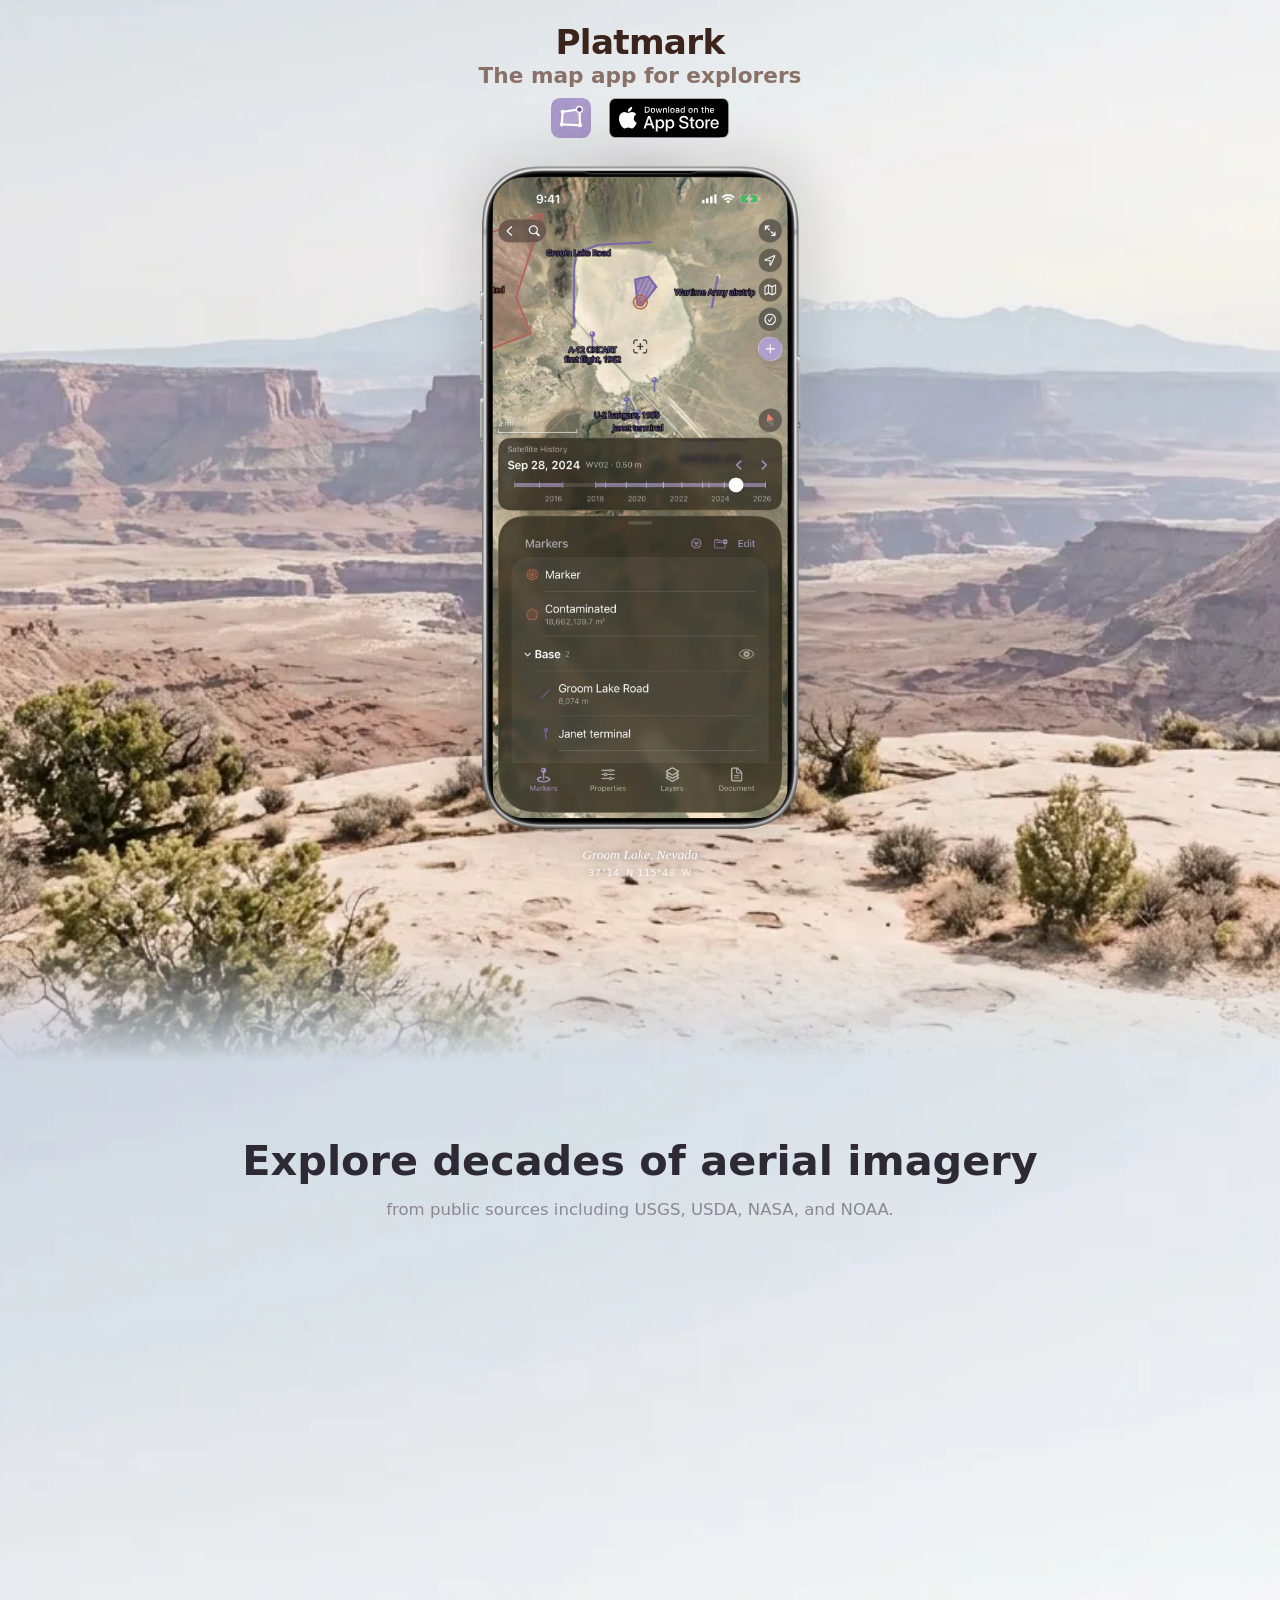
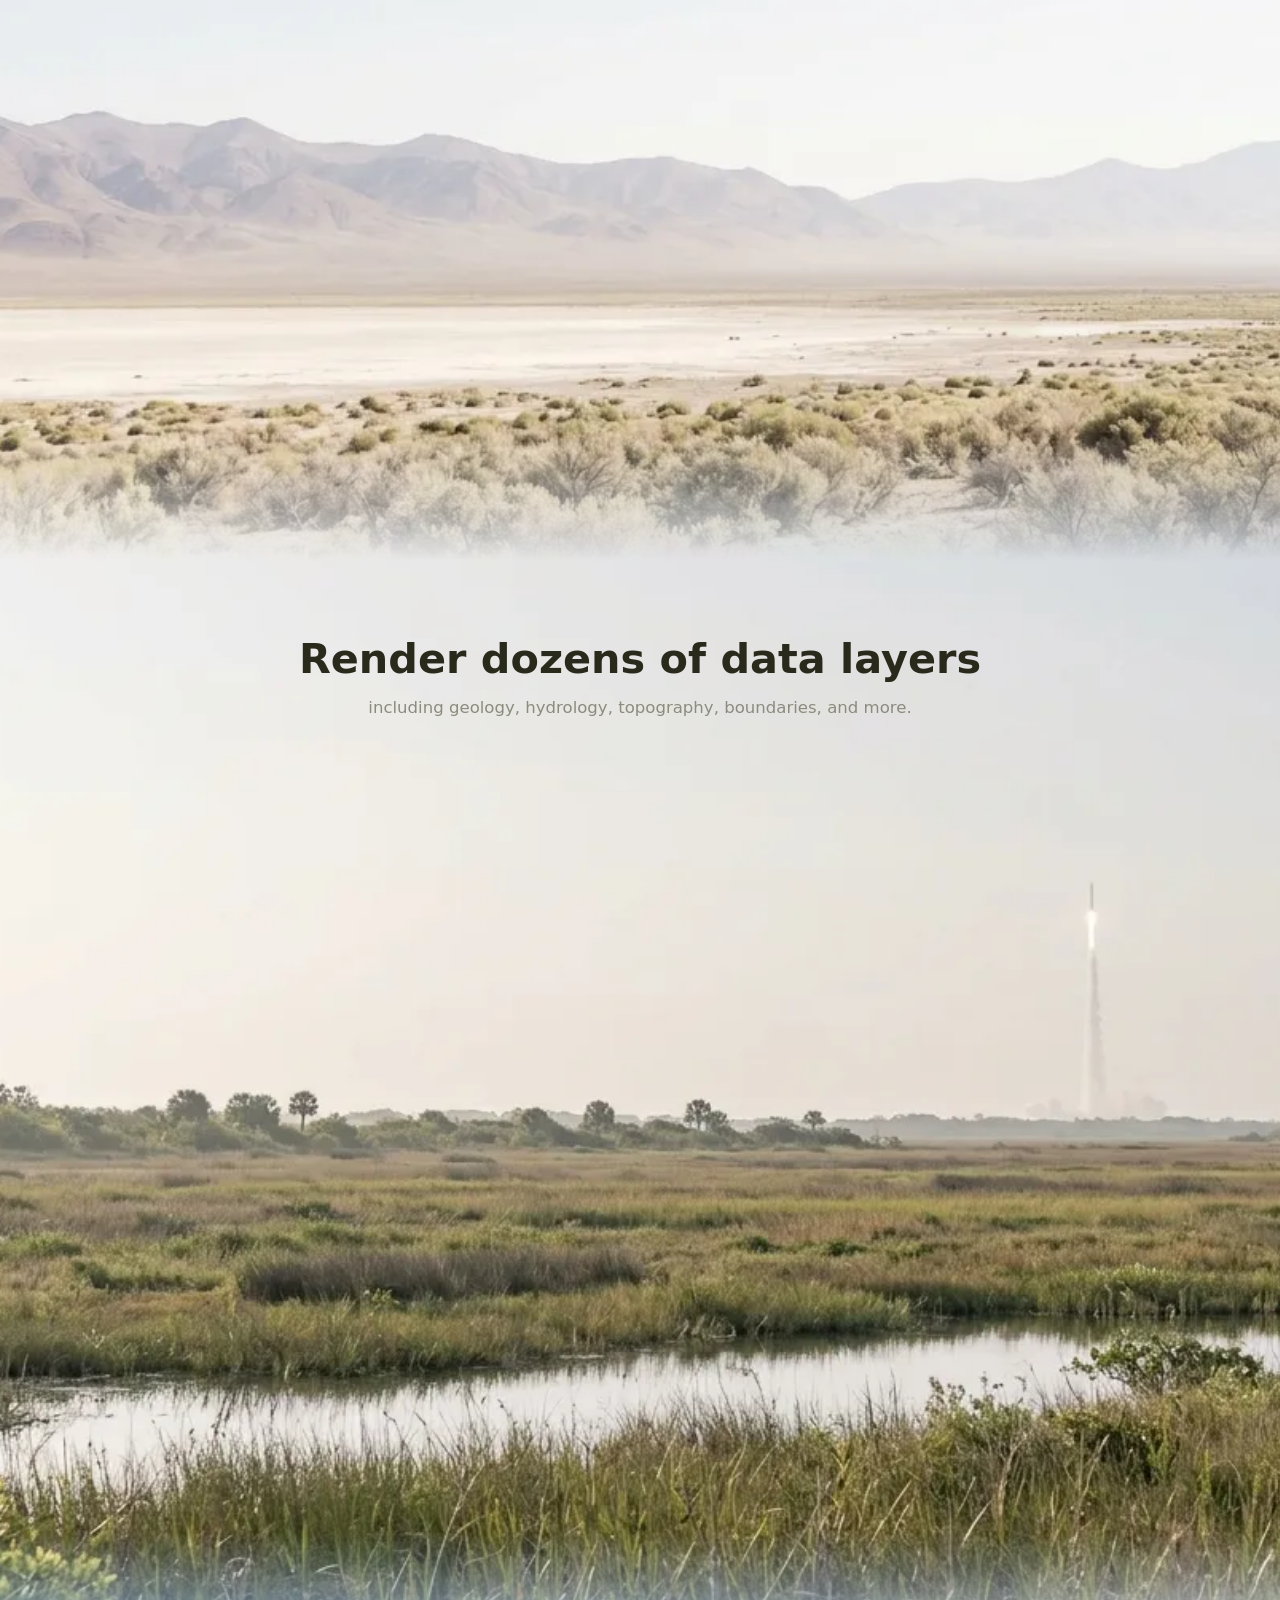
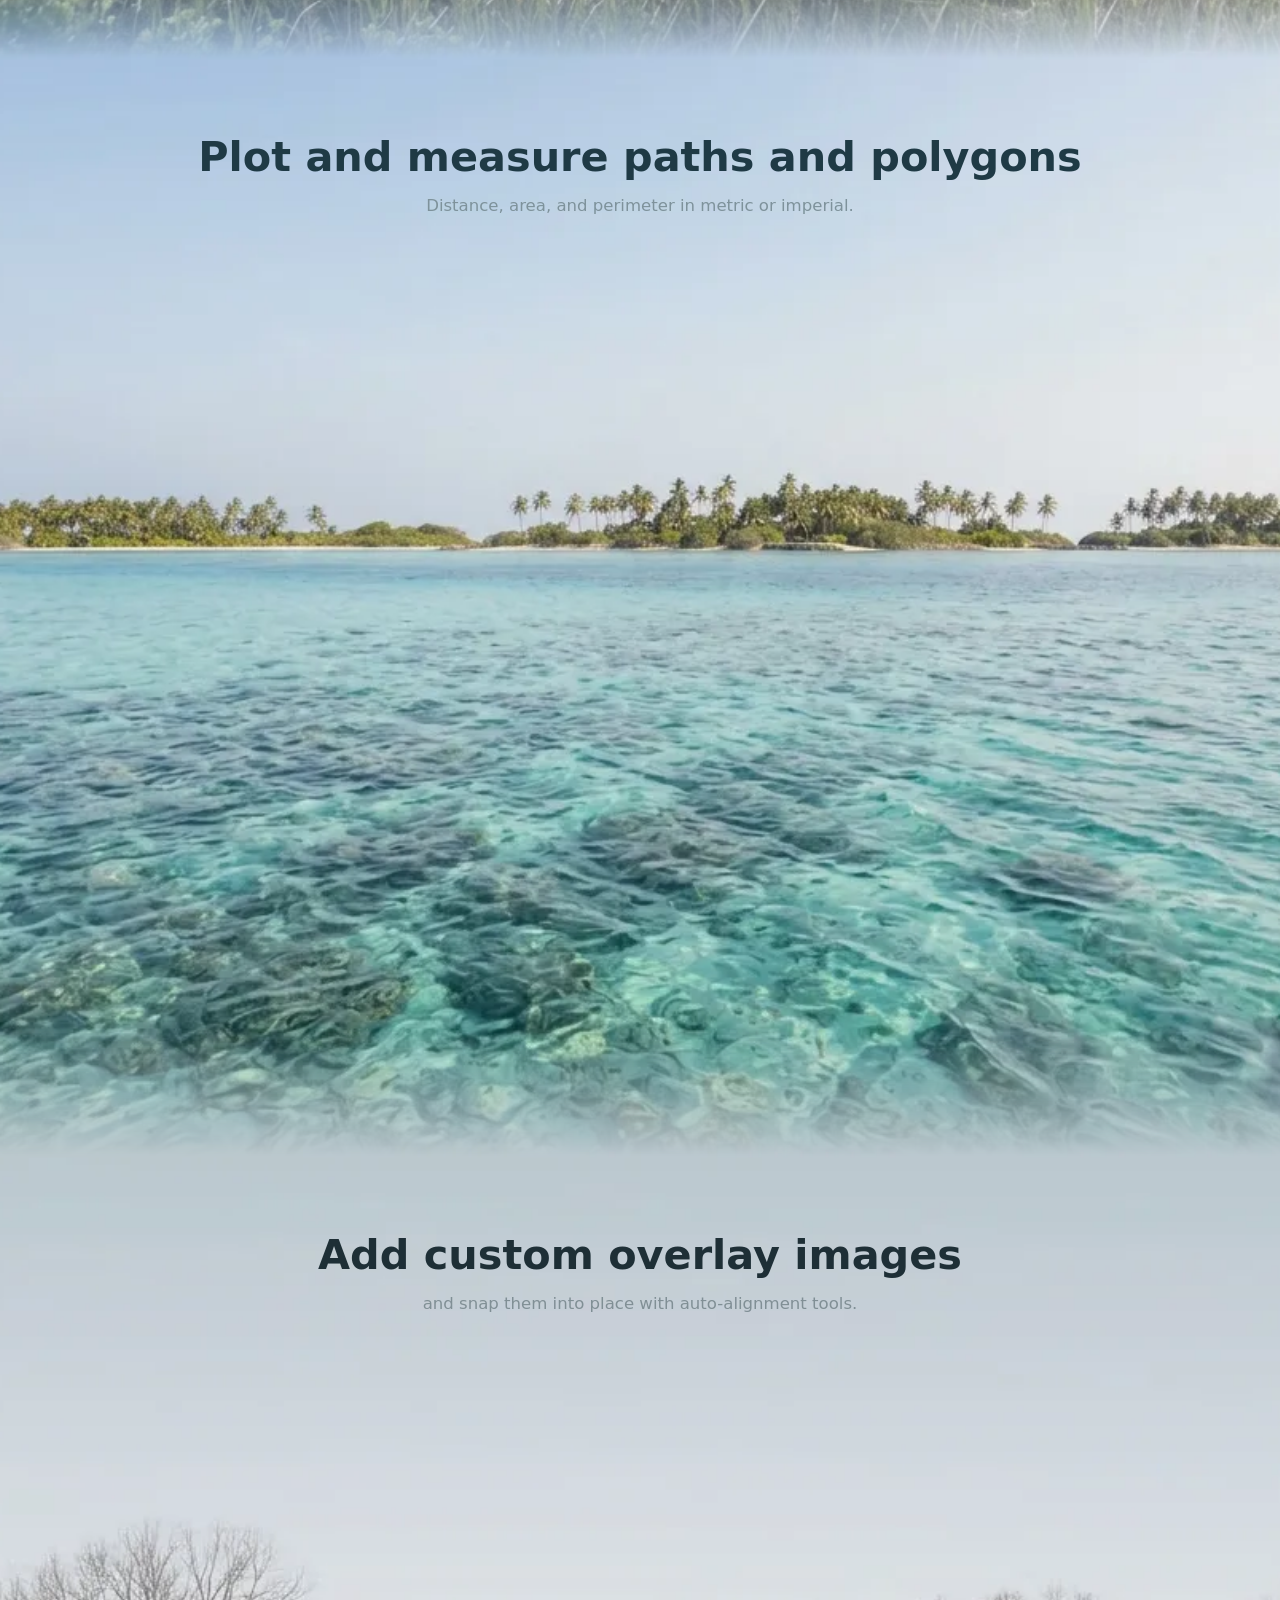
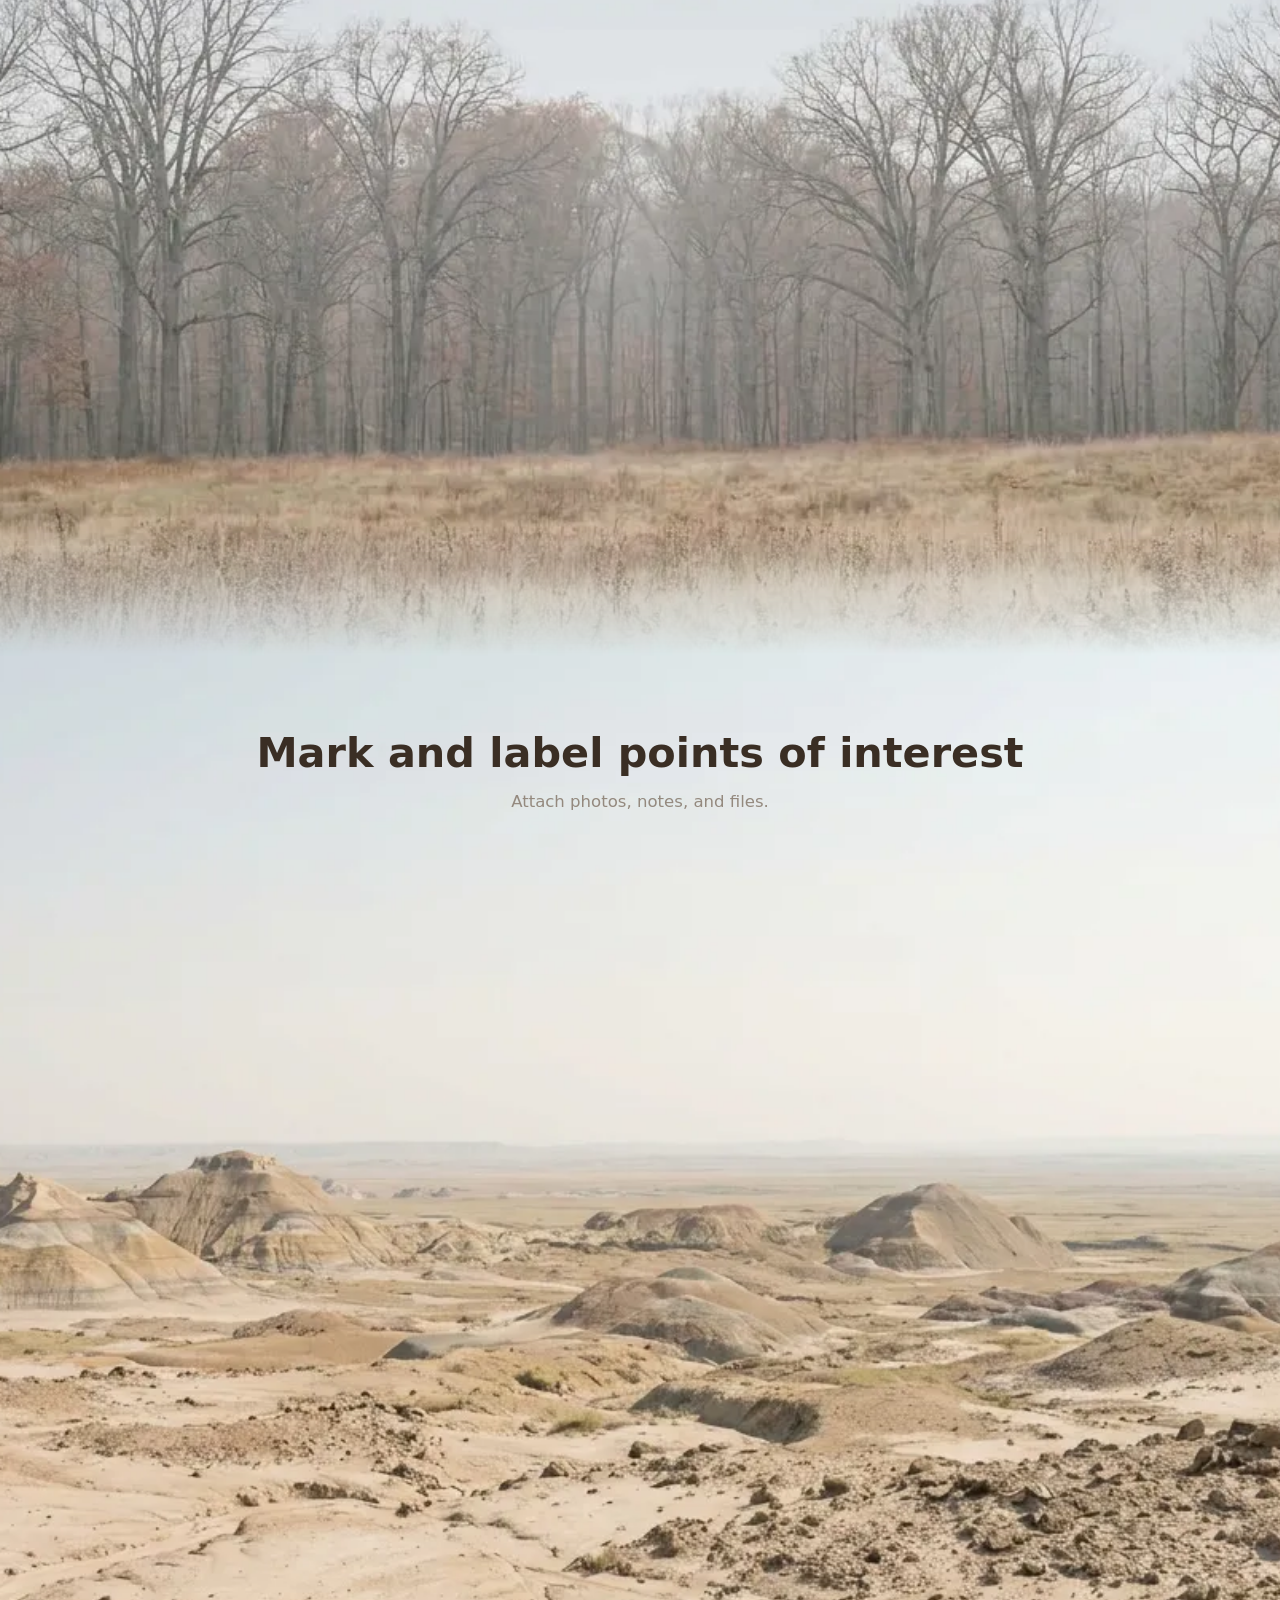
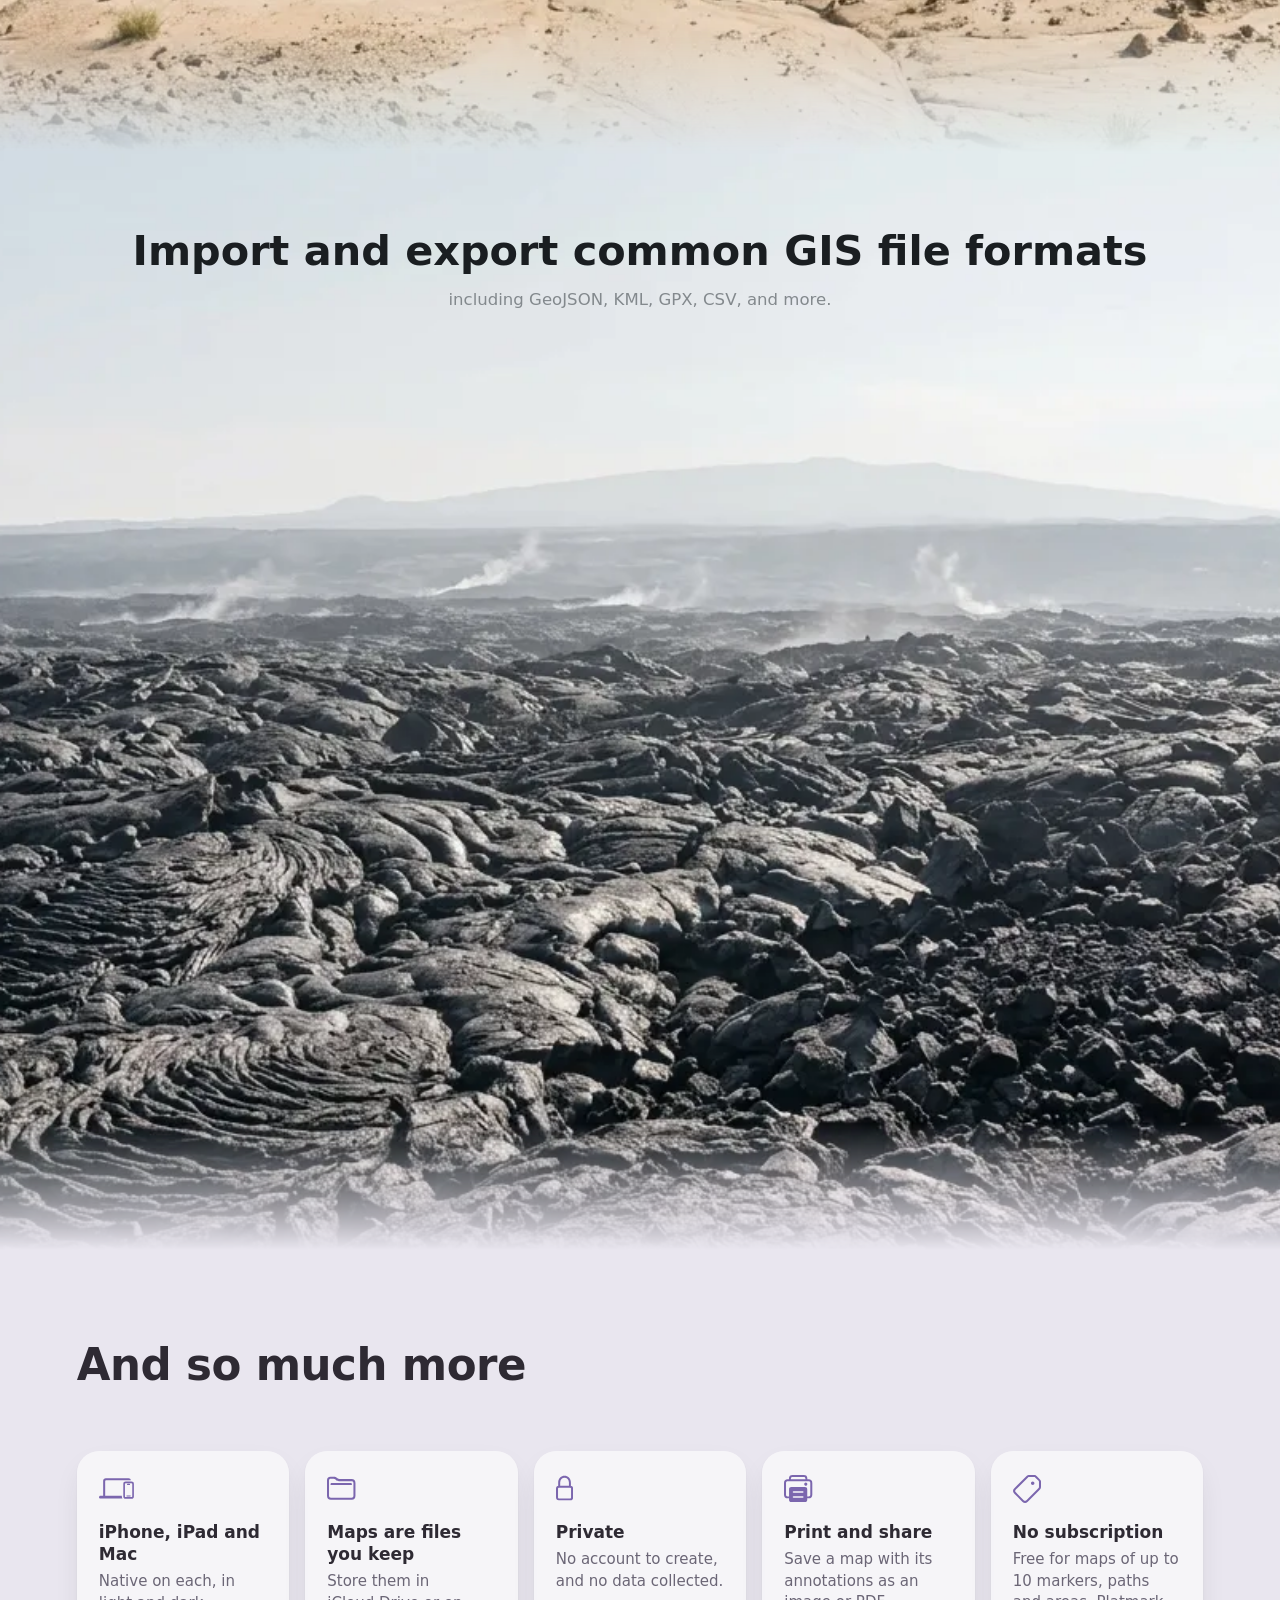
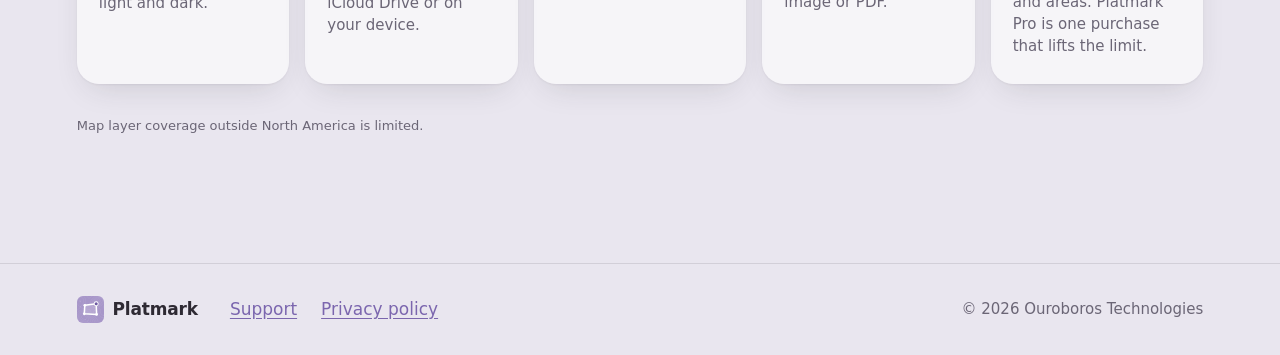
<file: index.html>
<!doctype html>
<html lang="en">
<head>
  <meta charset="utf-8">
  <meta name="viewport" content="width=device-width, initial-scale=1, viewport-fit=cover">
  <title>Platmark</title>
  <meta name="description" content="A map app for iPhone, iPad and Mac. Explore historical imagery, overlay data layers, draw and measure paths and areas, align old maps, and import and export GIS files.">
  <link rel="icon" href="images/icon.svg" type="image/svg+xml">
  <link rel="stylesheet" href="home.css">
</head>
<body>

<main>
  <div class="story">
    <div class="pin">
      <div class="stage">
        <div class="device">
          <img class="bezel-shadow" alt="" aria-hidden="true">
          <div class="screen">
            <img class="is-shown" data-scene="canyonlands" alt="A route to the Grand Detour in Canyonlands over 2022 satellite imagery and an old topographic map, with a lookout's notes and photo open.">
            <img data-scene="area-51" alt="Platmark showing Groom Lake, Nevada in 2024 satellite imagery, with labelled sites, a drawn area and a timeline of satellite history.">
            <img data-scene="kennedy-space-center" alt="A 1979 USGS topographic map of Cape Canaveral laid over the map, with the Layers panel open.">
            <img data-scene="bikini-atoll" alt="Drawing an area across Bikini Atoll, reading its perimeter, area and bearing as each point is added.">
            <img data-scene="glidden" alt="Placing an old hand-drawn survey of a Wisconsin forest over satellite imagery, ready to auto-align.">
            <img data-scene="badlands" alt="A dig site in the Montana badlands over a geology layer, with notes on a Triceratops find.">
            <img data-scene="kilauea" alt="The 2018 Kīlauea lava flows mapped as areas, with Import, Export Document and Export Map Image.">
          </div>
          <img class="bezel" alt="" aria-hidden="true">
          <button class="enlarge" aria-label="Enlarge screenshot"></button>
          <div class="plate">
            <p class="is-shown" data-scene="canyonlands"><span class="place">Island in the Sky, Utah</span><span class="coordinates">38°27′ N 109°47′ W</span></p>
            <p data-scene="area-51"><span class="place">Groom Lake, Nevada</span><span class="coordinates">37°14′ N 115°48′ W</span></p>
            <p data-scene="kennedy-space-center"><span class="place">Cape Canaveral, Florida</span><span class="coordinates">28°35′ N 80°38′ W</span></p>
            <p data-scene="bikini-atoll"><span class="place">Bikini Atoll, Marshall Islands</span><span class="coordinates">11°41′ N 165°27′ E</span></p>
            <p data-scene="glidden"><span class="place">Ashland, Wisconsin</span><span class="coordinates">46°11′ N 90°28′ W</span></p>
            <p data-scene="badlands"><span class="place">Hell Creek, Montana</span><span class="coordinates">47°31′ N 106°57′ W</span></p>
            <p data-scene="kilauea"><span class="place">Kīlauea, Hawaiʻi</span><span class="coordinates">19°29′ N 154°52′ W</span></p>
          </div>
        </div>
        <!-- Shows the visitor's own kind of device, iPhone unless it's an iPad, a Mac or an iPhone
             Duo. Inline and right here so the screenshots load at once and the device never changes
             shape on screen, except when a Duo is folded or unfolded.
             iPadOS asks for the desktop site and reports itself as a Mac; touch gives it away.
             A Duo's agent is any iPhone's; only its 669 × 951 pt inner screen sets it apart. Folded,
             it shows as any iPhone. -->
        <script>
          (() => {
            const iphone = /iPhone/.test(navigator.userAgent);
            const mac = /Macintosh/.test(navigator.userAgent);
            const ipad = /iPad/.test(navigator.userAgent) || (mac && navigator.maxTouchPoints > 1);

            function kind() {
              if (ipad) return "ipad";
              if (mac) return "mac";
              const shortSide = Math.min(screen.width, screen.height);
              if (iphone && shortSide === 669) return "iphone-duo-open";
              return "iphone";
            }

            function show(device) {
              if (document.documentElement.dataset.device === device) return;
              document.documentElement.dataset.device = device;
              for (const img of document.querySelectorAll(".screen img")) {
                img.src = `images/${device}/${img.dataset.scene}.webp`;
              }
              if (device === "mac") return;
              for (const img of document.querySelectorAll(".bezel, .bezel-shadow")) {
                img.src = `images/bezels/${device}.webp`;
              }
            }

            show(kind());
            addEventListener("resize", () => show(kind()));
          })();
        </script>
      </div>
    </div>

    <section class="scene hero" data-scene="canyonlands" style="--ink: #3B241C; --subtitle-ink: #8A7168">
      <img class="background" src="images/backgrounds/canyonlands.webp" alt="">
      <div class="band">
        <h1>Platmark</h1>
        <h2>The map app for explorers</h2>
        <div class="download">
          <img src="images/icon.svg" alt="" width="40" height="40">
          <a href="https://apps.apple.com/app/id6809805604">
            <img src="images/app-store-badge.svg" alt="Download on the App Store" width="120" height="40">
          </a>
        </div>
      </div>
    </section>
    <section class="scene" data-scene="area-51" style="--ink: #2E2A33; --subtitle-ink: #8C8892">
      <img class="background" src="images/backgrounds/area-51.webp" alt="">
      <div class="band">
        <h2>Explore decades of aerial imagery</h2>
        <p>from public sources including USGS, USDA, NASA, and NOAA.</p>
      </div>
    </section>
    <section class="scene" data-scene="kennedy-space-center" style="--ink: #2A2A1C; --subtitle-ink: #8C8B7E">
      <img class="background" src="images/backgrounds/kennedy-space-center.webp" alt="">
      <div class="band">
        <h2>Render dozens of data layers</h2>
        <p>including geology, hydrology, topography, boundaries, and more.</p>
      </div>
    </section>
    <section class="scene" data-scene="bikini-atoll" style="--ink: #1F3A45; --subtitle-ink: #7E929B">
      <img class="background" src="images/backgrounds/bikini-atoll.webp" alt="">
      <div class="band">
        <h2>Plot and measure paths and polygons</h2>
        <p>Distance, area, and perimeter in metric or imperial.</p>
      </div>
    </section>
    <section class="scene" data-scene="glidden" style="--ink: #1E2F36; --subtitle-ink: #808F95">
      <img class="background" src="images/backgrounds/glidden.webp" alt="">
      <div class="band">
        <h2>Add custom overlay images</h2>
        <p>and snap them into place with auto-alignment tools.</p>
      </div>
    </section>
    <section class="scene" data-scene="badlands" style="--ink: #3A2E24; --subtitle-ink: #94897E">
      <img class="background" src="images/backgrounds/badlands.webp" alt="">
      <div class="band">
        <h2>Mark and label points of interest</h2>
        <p>Attach photos, notes, and files.</p>
      </div>
    </section>
    <section class="scene" data-scene="kilauea" style="--ink: #1A1E21; --subtitle-ink: #83898D">
      <img class="background" src="images/backgrounds/kilauea.webp" alt="">
      <div class="band">
        <h2>Import and export common GIS file formats</h2>
        <p>including GeoJSON, KML, GPX, CSV, and more.</p>
      </div>
    </section>
  </div>

  <section class="more">
    <h2>And so much more</h2>
    <ul>
      <li>
        <svg viewBox="0 0 136 109.1" aria-hidden="true"><path d="M5.5 91.8L91.3 91.8C89.9 89.6 89.2 87.1 89.1 84C89.1 82.9 89 81.8 89 80.7L5.5 80.7C2.5 80.7 0 83.2 0 86.3C0 89.4 2.5 91.8 5.5 91.8ZM16.2 84.3L24.1 84.3L24.1 25C24.1 21.8 25.6 20.3 28.8 20.3L124.1 20.3C123.8 15.1 120.6 12.4 115.2 12.4L26.7 12.4C20.2 12.4 16.2 15.9 16.2 22.8ZM104.2 92.5L126.5 92.5C132.5 92.5 136 89.2 136 83.3L136 34.7C136 28.9 132.5 25.5 126.5 25.5L104.2 25.5C98.1 25.5 94.7 28.9 94.7 34.7L94.7 83.3C94.7 89.2 98.1 92.5 104.2 92.5ZM104.3 86.1C102.1 86.1 101.1 84.9 101.1 82.7L101.1 35.4C101.1 33.1 102.1 31.9 104.3 31.9L126.3 31.9C128.5 31.9 129.6 33.1 129.6 35.4L129.6 82.7C129.6 84.9 128.5 86.1 126.3 86.1ZM108.6 83.6L121.9 83.6C122.9 83.6 123.6 82.9 123.6 81.9C123.6 80.9 122.9 80.2 121.9 80.2L108.6 80.2C107.7 80.2 107 80.9 107 81.9C107 83 107.6 83.6 108.6 83.6ZM111.4 38.9L119.1 38.9C120.4 38.9 121.3 37.9 121.3 36.6C121.3 35.4 120.4 34.4 119.1 34.4L111.4 34.4C110.1 34.4 109.2 35.4 109.2 36.6C109.2 37.9 110.1 38.9 111.4 38.9Z"/></svg>
        <h3>iPhone, iPad and Mac</h3>
        <p>Native on each, in light and dark.</p>
      </li>
      <li>
        <svg viewBox="0 0 110.9 109.1" aria-hidden="true"><path d="M15.3 96.4L97 96.4C105.8 96.4 110.9 91.4 110.9 81.3L110.9 31.2C110.9 21.1 105.7 16 95.6 16L48.7 16C45.4 16 43.4 15.2 40.9 13.1L37.9 10.7C34.7 8 32.2 7.1 27.4 7.1L13.5 7.1C4.9 7.1 0 12 0 21.8L0 81.3C0 91.4 5.1 96.4 15.3 96.4ZM15.4 88.6C10.5 88.6 7.9 86 7.9 80.9L7.9 22.2C7.9 17.4 10.4 14.9 15.1 14.9L25.4 14.9C28.6 14.9 30.6 15.7 33.1 17.8L36 20.3C39.2 22.9 41.8 23.9 46.6 23.9L95.4 23.9C100.2 23.9 103 26.5 103 31.6L103 81C103 86 100.2 88.6 95.4 88.6ZM13.9 38.9L96.9 38.9L96.9 35.9C96.9 32.8 95.4 31.3 92.1 31.3L18.8 31.3C15.5 31.3 13.9 32.8 13.9 35.9Z"/></svg>
        <h3>Maps are files you keep</h3>
        <p>Store them in iCloud Drive or on your device.</p>
      </li>
      <li>
        <svg viewBox="0 0 66.7 109.1" aria-hidden="true"><path d="M11 98.7L55.7 98.7C62.8 98.7 66.7 94.8 66.7 87.1L66.7 53.4C66.7 45.8 62.8 41.8 55.7 41.8L11 41.8C3.8 41.8 0 45.8 0 53.4L0 87.1C0 94.8 3.8 98.7 11 98.7ZM11.2 91.3C9.1 91.3 7.9 90 7.9 87.6L7.9 52.9C7.9 50.5 9.1 49.2 11.2 49.2L55.4 49.2C57.6 49.2 58.7 50.5 58.7 52.9L58.7 87.6C58.7 90 57.6 91.3 55.4 91.3ZM8.5 45.6L16.3 45.6L16.3 29.2C16.3 16.8 24.2 10.3 33.3 10.3C42.4 10.3 50.4 16.8 50.4 29.2L50.4 45.6L58.1 45.6L58.1 30.2C58.1 11.8 46.1 2.9 33.3 2.9C20.6 2.9 8.5 11.8 8.5 30.2Z"/></svg>
        <h3>Private</h3>
        <p>No account to create, and no data collected.</p>
      </li>
      <li>
        <svg viewBox="0 0 110.3 109.1" aria-hidden="true"><path d="M14.6 91L24.2 91L24.2 83.6L14.5 83.6C10.1 83.6 7.9 81.3 7.9 77.1L7.9 30.6C7.9 26.3 10.1 24 14.5 24L95.9 24C100.2 24 102.4 26.3 102.4 30.6L102.4 77.1C102.4 81.3 100.2 83.6 95.9 83.6L86.8 83.6L86.8 91L95.8 91C105.3 91 110.3 86.2 110.3 76.7L110.3 31C110.3 21.5 105.3 16.7 95.8 16.7L14.6 16.7C5.5 16.7 0 21.5 0 31L0 76.7C0 86.2 5 91 14.6 91ZM19.3 21L26.9 21L26.9 13.5C26.9 9.4 29 7.4 33.1 7.4L77.2 7.4C81.3 7.4 83.4 9.4 83.4 13.5L83.4 20.9L91 20.9L91 14.1C91 4.5 86.2 0.3 77.1 0.3L33.2 0.3C24.6 0.3 19.3 4.5 19.3 14.1ZM29 105.5L81.3 105.5C87.5 105.5 90.6 102.6 90.6 96.1L90.6 56.3C90.6 49.8 87.5 47 81.3 47L29 47C23.1 47 19.7 49.8 19.7 56.3L19.7 96.1C19.7 102.6 22.8 105.5 29 105.5ZM37.3 69.6C35.4 69.6 34 68.2 34 66.5C34 64.6 35.4 63.3 37.3 63.3L73.2 63.3C75 63.3 76.3 64.6 76.3 66.5C76.3 68.2 75 69.6 73.2 69.6ZM37.3 89.1C35.4 89.1 34 87.7 34 86C34 84.2 35.4 82.9 37.3 82.9L73.2 82.9C75 82.9 76.3 84.2 76.3 86C76.3 87.7 75 89.1 73.2 89.1ZM78.8 35.6C78.8 39 81.6 41.7 85 41.7C88.2 41.7 91 39 91 35.6C91 32.4 88.2 29.5 85 29.5C81.6 29.5 78.8 32.4 78.8 35.6Z"/></svg>
        <h3>Print and share</h3>
        <p>Save a map with its annotations as an image or PDF.</p>
      </li>
      <li>
        <svg viewBox="0 0 109.1 109.1" aria-hidden="true"><path d="M57.6 103.8L105.2 56.1C108.8 52.4 109.1 50.3 109.1 45.2L109.1 26.7C109.1 21.5 107.9 19.9 104.1 16.2L92.9 4.9C89.3 1.3 87.6 0 82.5 0L63.9 0C58.7 0 56.7 0.2 53 3.9L5.3 51.6C-1.7 58.5 -1.8 65.8 5.3 72.9L36.2 103.8C43.4 110.9 50.6 110.8 57.6 103.8ZM52.3 97.9C48.8 101.4 45.1 101.5 41.5 97.9L11.2 67.6C7.6 64 7.7 60.3 11.1 56.8L58.5 9.5C59.6 8.5 60.5 7.9 62.2 7.9L82.8 7.9C84.3 7.9 85.3 8.4 86.4 9.5L99.7 22.8C100.7 23.8 101.2 24.8 101.2 26.3L101.2 46.9C101.2 48.5 100.6 49.6 99.7 50.5ZM76.8 39.1C80.6 39.1 83.4 36.1 83.4 32.4C83.4 28.6 80.6 25.7 76.8 25.7C72.9 25.7 70.1 28.6 70.1 32.4C70.1 36.1 72.9 39.1 76.8 39.1Z"/></svg>
        <h3>No subscription</h3>
        <p>Free for maps of up to 10 markers, paths and areas. Platmark Pro is one purchase that lifts the limit.</p>
      </li>
    </ul>
    <p class="footnote">Map layer coverage outside North America is limited.</p>
  </section>
</main>

<footer class="colophon">
  <p class="brand"><img src="images/icon.svg" alt="" width="28" height="28">Platmark</p>
  <nav aria-label="Platmark pages">
    <a href="support/">Support</a>
    <a href="privacy/">Privacy policy</a>
  </nav>
  <p class="legal">© 2026 Ouroboros Technologies</p>
</footer>

<dialog class="viewer" aria-label="Screenshot">
  <img alt="">
</dialog>

<script src="home.js" defer></script>
</body>
</html>
</file>
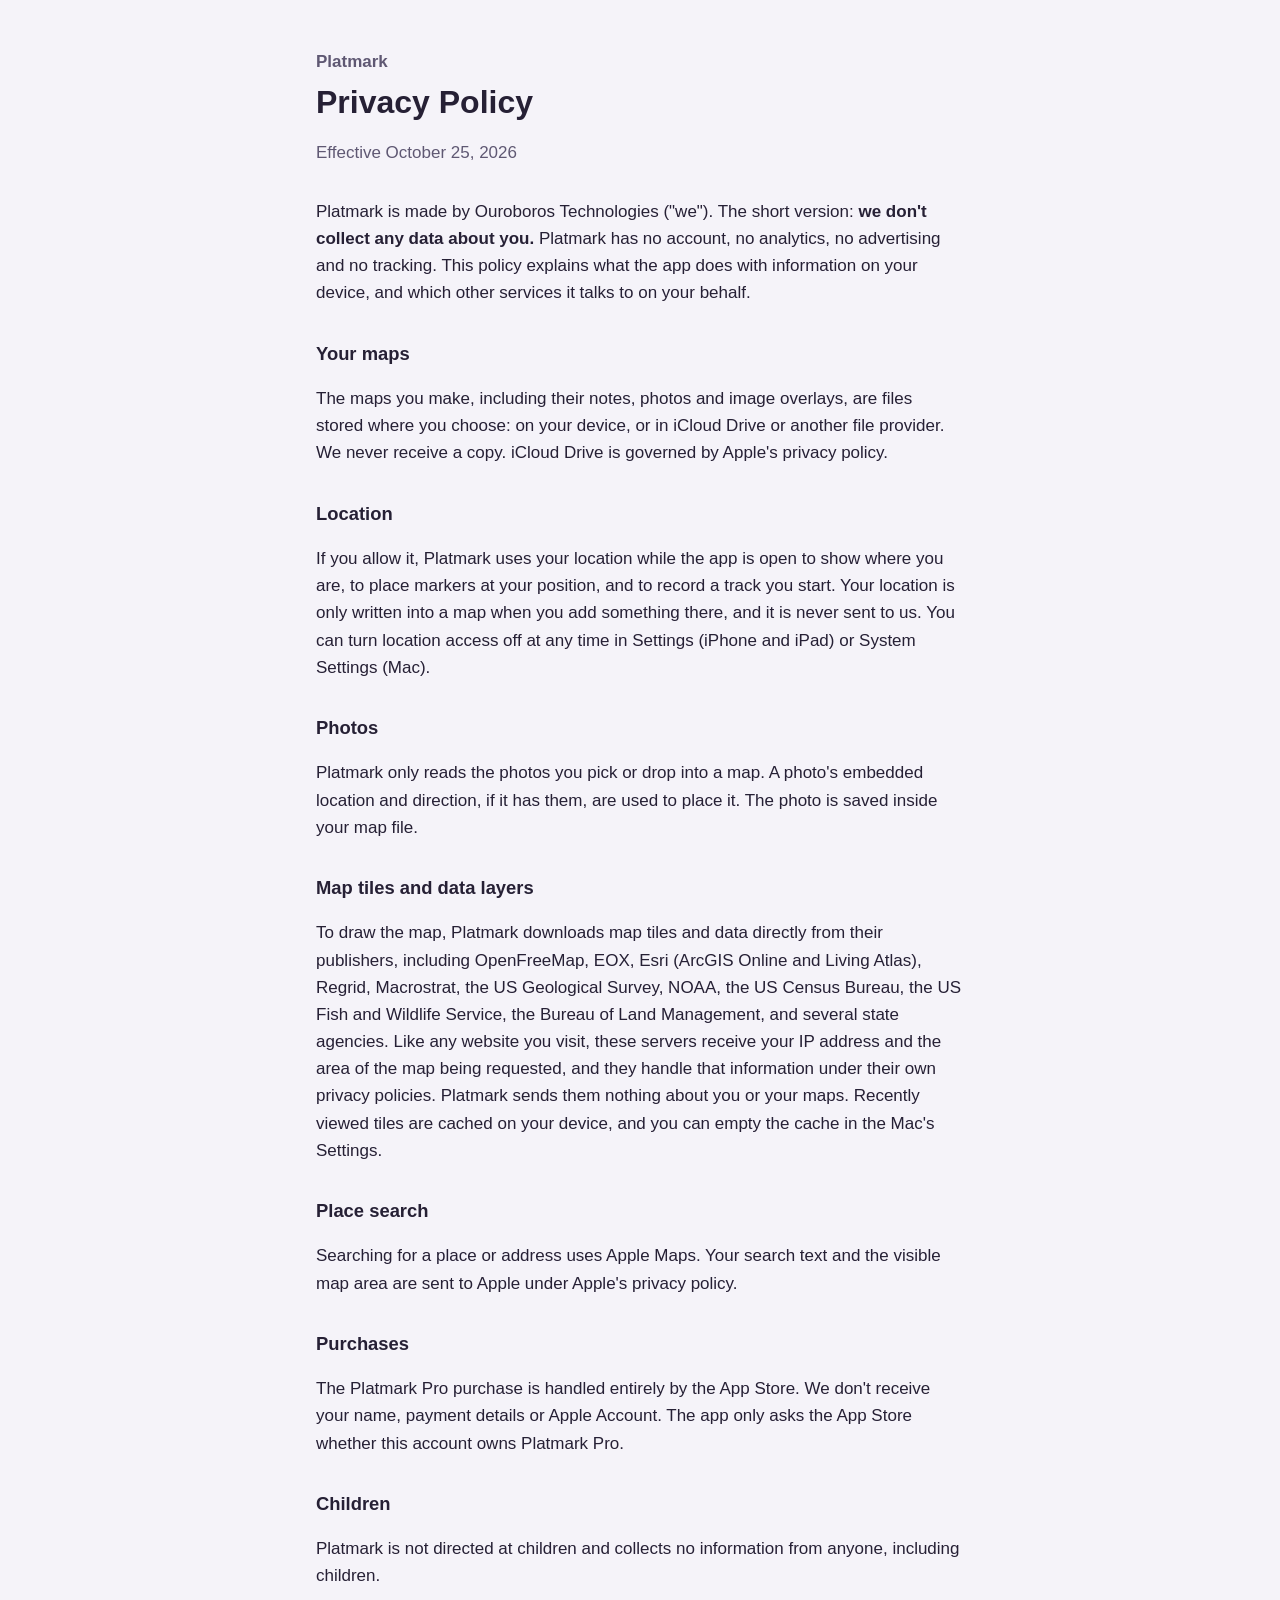
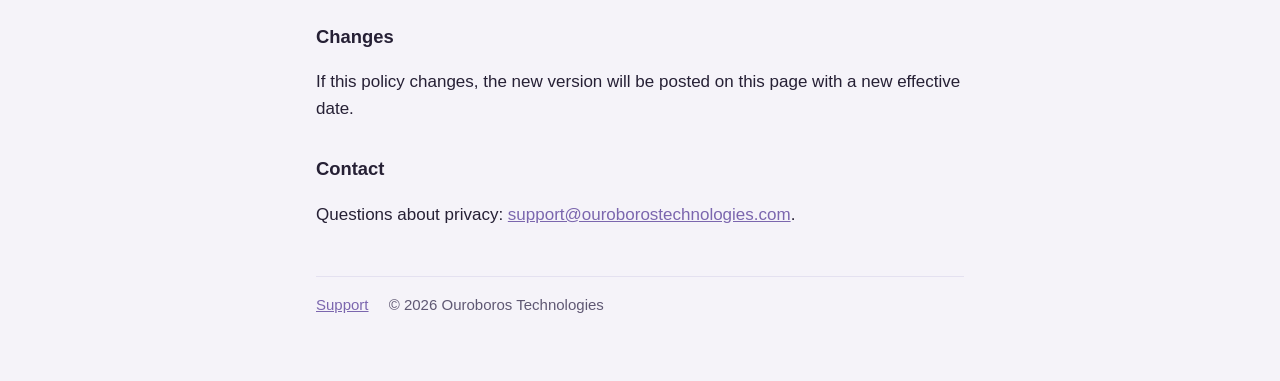
<file: privacy/index.html>
<!doctype html>
<html lang="en">
<head>
  <meta charset="utf-8">
  <meta name="viewport" content="width=device-width, initial-scale=1">
  <title>Platmark Privacy Policy</title>
  <link rel="stylesheet" href="../style.css">
</head>
<body>
<main>
  <header>
    <a class="home" href="../">Platmark</a>
    <h1>Privacy Policy</h1>
    <p class="muted">Effective October 25, 2026</p>
  </header>

  <p>Platmark is made by Ouroboros Technologies ("we"). The short version: <strong>we don't collect
  any data about you.</strong> Platmark has no account, no analytics, no advertising and no
  tracking. This policy explains what the app does with information on your device, and which
  other services it talks to on your behalf.</p>

  <h2>Your maps</h2>
  <p>The maps you make, including their notes, photos and image overlays, are files stored where
  you choose: on your device, or in iCloud Drive or another file provider. We never receive a
  copy. iCloud Drive is governed by Apple's privacy policy.</p>

  <h2>Location</h2>
  <p>If you allow it, Platmark uses your location while the app is open to show where you are,
  to place markers at your position, and to record a track you start. Your location is only
  written into a map when you add something there, and it is never sent to us. You can turn
  location access off at any time in Settings (iPhone and iPad) or System Settings (Mac).</p>

  <h2>Photos</h2>
  <p>Platmark only reads the photos you pick or drop into a map. A photo's embedded location and
  direction, if it has them, are used to place it. The photo is saved inside your map file.</p>

  <h2>Map tiles and data layers</h2>
  <p>To draw the map, Platmark downloads map tiles and data directly from their publishers,
  including OpenFreeMap, EOX, Esri (ArcGIS Online and Living Atlas), Regrid, Macrostrat, the US
  Geological Survey, NOAA, the US Census Bureau, the US Fish and Wildlife Service, the Bureau of
  Land Management, and several state agencies. Like any website you visit, these servers receive
  your IP address and the area of the map being requested, and they handle that information under
  their own privacy policies. Platmark sends them nothing about you or your maps. Recently viewed
  tiles are cached on your device, and you can empty the cache in the Mac's Settings.</p>

  <h2>Place search</h2>
  <p>Searching for a place or address uses Apple Maps. Your search text and the visible map area
  are sent to Apple under Apple's privacy policy.</p>

  <h2>Purchases</h2>
  <p>The Platmark Pro purchase is handled entirely by the App Store. We don't receive your
  name, payment details or Apple Account. The app only asks the App Store whether this account
  owns Platmark Pro.</p>

  <h2>Children</h2>
  <p>Platmark is not directed at children and collects no information from anyone, including
  children.</p>

  <h2>Changes</h2>
  <p>If this policy changes, the new version will be posted on this page with a new effective
  date.</p>

  <h2>Contact</h2>
  <p>Questions about privacy: <a href="mailto:support@ouroborostechnologies.com">support@ouroborostechnologies.com</a>.</p>

  <footer>
    <a href="../support/">Support</a>
    <span>© 2026 Ouroboros Technologies</span>
  </footer>
</main>
</body>
</html>
</file>
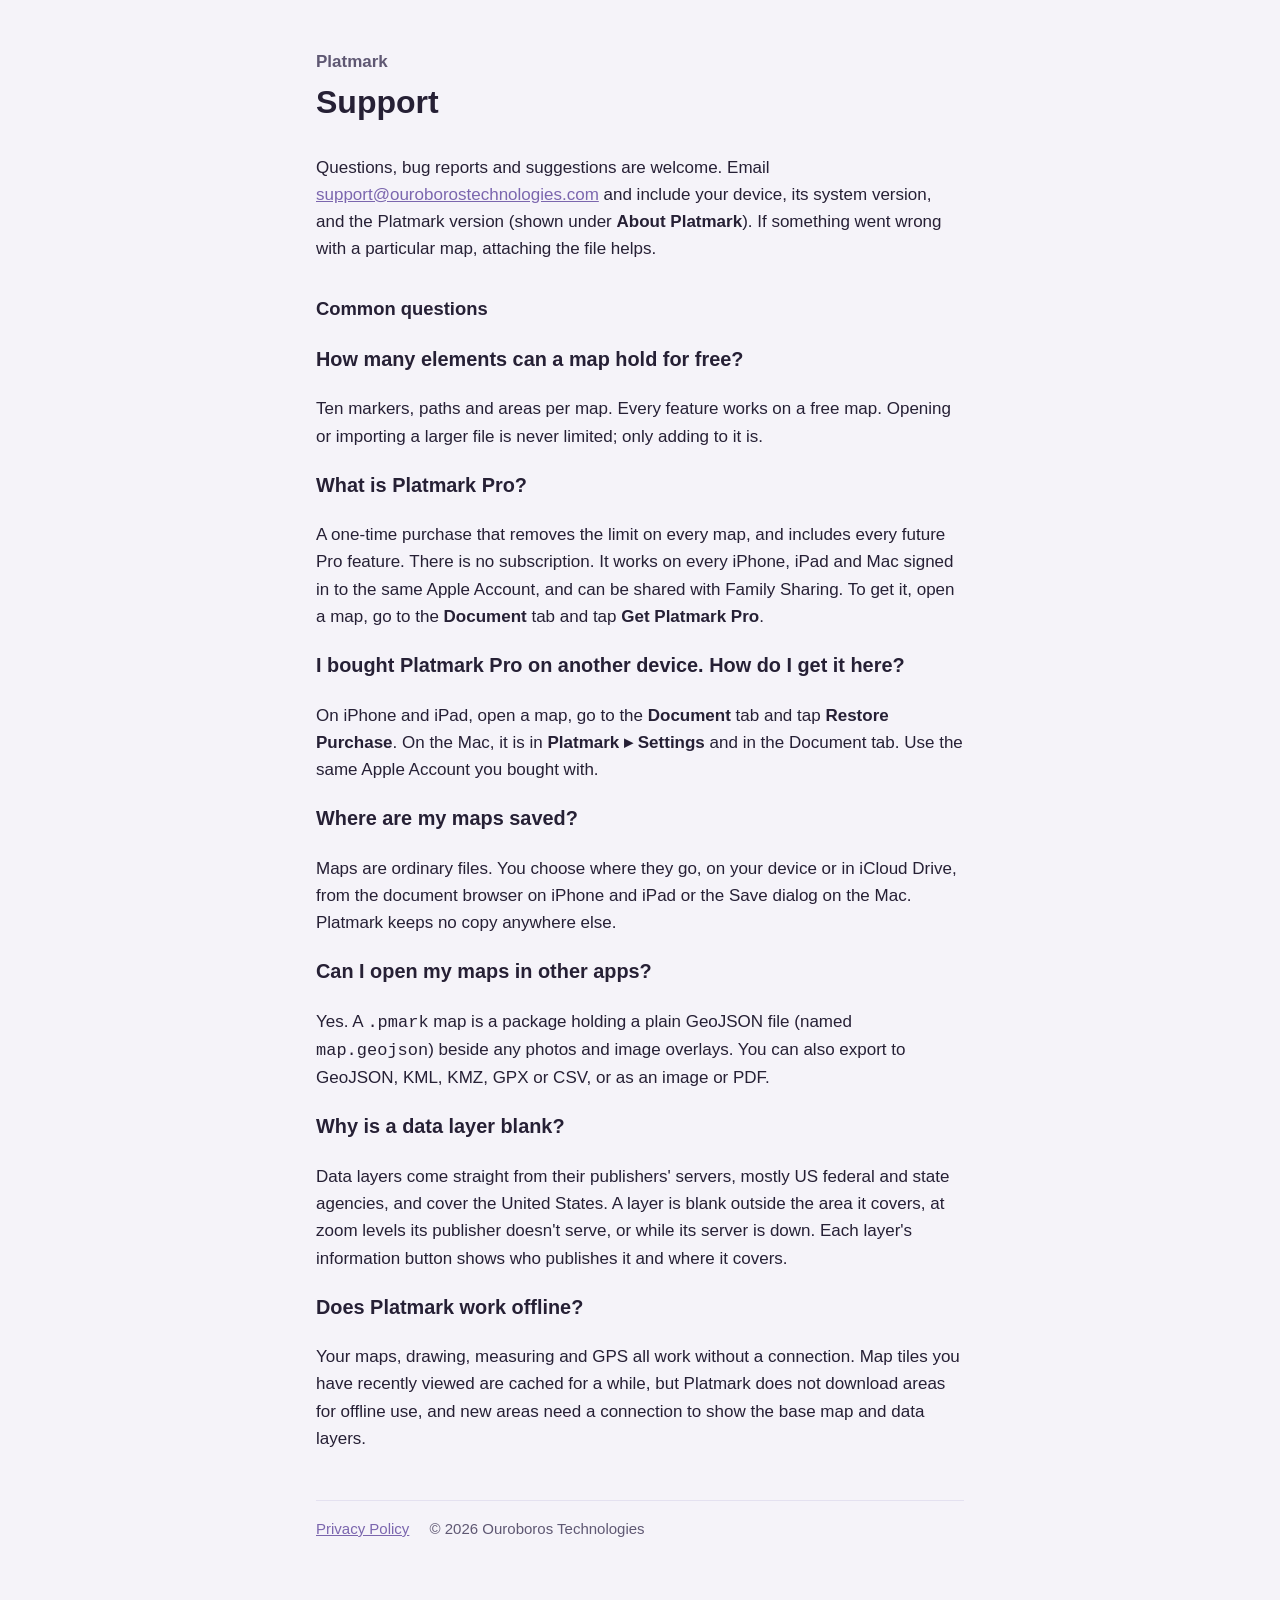
<file: support/index.html>
<!doctype html>
<html lang="en">
<head>
  <meta charset="utf-8">
  <meta name="viewport" content="width=device-width, initial-scale=1">
  <title>Platmark Support</title>
  <link rel="stylesheet" href="../style.css">
</head>
<body>
<main>
  <header>
    <a class="home" href="../">Platmark</a>
    <h1>Support</h1>
  </header>

  <p>Questions, bug reports and suggestions are welcome. Email
  <a href="mailto:support@ouroborostechnologies.com">support@ouroborostechnologies.com</a>
  and include your device, its system version, and the Platmark version (shown under
  <strong>About Platmark</strong>). If something went wrong with a particular map, attaching the
  file helps.</p>

  <h2>Common questions</h2>

  <h3>How many elements can a map hold for free?</h3>
  <p>Ten markers, paths and areas per map. Every feature works on a free map. Opening or importing
  a larger file is never limited; only adding to it is.</p>

  <h3>What is Platmark Pro?</h3>
  <p>A one-time purchase that removes the limit on every map, and includes every future Pro
  feature. There is no subscription. It works on every iPhone, iPad and Mac signed in to the same
  Apple Account, and can be shared with Family Sharing. To get it, open a map, go to the
  <strong>Document</strong> tab and tap <strong>Get Platmark Pro</strong>.</p>

  <h3>I bought Platmark Pro on another device. How do I get it here?</h3>
  <p>On iPhone and iPad, open a map, go to the <strong>Document</strong> tab and tap
  <strong>Restore Purchase</strong>. On the Mac, it is in <strong>Platmark ▸ Settings</strong> and
  in the Document tab. Use the same Apple Account you bought with.</p>

  <h3>Where are my maps saved?</h3>
  <p>Maps are ordinary files. You choose where they go, on your device or in iCloud Drive, from
  the document browser on iPhone and iPad or the Save dialog on the Mac. Platmark keeps no copy
  anywhere else.</p>

  <h3>Can I open my maps in other apps?</h3>
  <p>Yes. A <code>.pmark</code> map is a package holding a plain GeoJSON file (named
  <code>map.geojson</code>) beside any photos and image overlays. You can also export to GeoJSON,
  KML, KMZ, GPX or CSV, or as an image or PDF.</p>

  <h3>Why is a data layer blank?</h3>
  <p>Data layers come straight from their publishers' servers, mostly US federal and state
  agencies, and cover the United States. A layer is blank outside the area it covers, at zoom
  levels its publisher doesn't serve, or while its server is down. Each layer's information
  button shows who publishes it and where it covers.</p>

  <h3>Does Platmark work offline?</h3>
  <p>Your maps, drawing, measuring and GPS all work without a connection. Map tiles you have
  recently viewed are cached for a while, but Platmark does not download areas for offline use,
  and new areas need a connection to show the base map and data layers.</p>

  <footer>
    <a href="../privacy/">Privacy Policy</a>
    <span>© 2026 Ouroboros Technologies</span>
  </footer>
</main>
</body>
</html>
</file>
<file: home.css>
/* The product page: the App Store screenshots from platmark-internal's compose.swift, rebuilt
   full-screen. Lengths in the stage follow its Layout, as fractions of the stage (cqh, cqmin). */
:root {
  --paper: #E9E6EF;
  --ink: #2E2A33;
  --muted: #6B6676;
  --accent: #7B66AE;
  --rule: rgb(46 42 51 / 0.12);
  --screen-radius: 10.4545% / 4.8117%;
  --aspect: 0.49;
  --edge: clamp(20px, 6vw, 88px);
  --system: -apple-system, BlinkMacSystemFont, system-ui, "Segoe UI", Roboto, "Helvetica Neue", Arial, sans-serif;
}

* { box-sizing: border-box; }
html { -webkit-text-size-adjust: 100%; }
body {
  margin: 0;
  background: var(--paper);
  color: var(--ink);
  font: 400 1.0625rem/1.6 var(--system);
  -webkit-font-smoothing: antialiased;
  overflow-x: clip;
}
a { color: var(--accent); text-underline-offset: 0.2em; }
a:focus-visible { outline: 2px solid var(--accent); outline-offset: 3px; border-radius: 2px; }
h1, h2, p { margin: 0; }

/* ---------- The story: six scenes scroll past one pinned device ---------- */

/* The pin lies over the scenes and spans exactly as far, so the stage leaves with the last one. */
.story { position: relative; }
.pin {
  position: absolute;
  inset: 0;
  z-index: 1;
  pointer-events: none;
}
.stage {
  position: sticky;
  top: 0;
  height: 100svh;
  container-type: size;
}

.scene {
  --fade: 14svh;
  --slack: 8svh;
  position: relative;
  height: 100svh;
  container-type: size;
}
.scene + .scene { margin-top: calc(var(--fade) + var(--slack)); }
/* Each background reaches past its scene by half the slack and the whole fade, and fades in over
   the one above in plain document order. That leaves every image unmixed for a viewport plus the
   slack, so no scroll position is stuck straddling two scenes. */
.background {
  --reach: calc(var(--slack) / 2 + var(--fade));
  position: absolute;
  top: calc(-1 * var(--reach));
  left: 0;
  width: 100%;
  height: calc(100% + 2 * var(--reach));
  object-fit: cover;
  mask: linear-gradient(transparent, #000 var(--fade));
}
[data-scene="kilauea"] .background {
  mask: linear-gradient(transparent, #000 var(--fade) calc(100% - var(--fade)), transparent);
}

.band {
  position: absolute;
  top: 0;
  left: 6cqmin;
  right: 6cqmin;
  height: 18cqh;
  display: grid;
  align-content: center;
  justify-items: center;
  gap: 1.4cqmin;
  text-align: center;
  text-wrap: balance;
}
.band h2 {
  font: 600 4.6cqmin/1.2 var(--system);
  color: var(--ink);
}
/* 40% of the heading, but never below 12px, where small phones would take it. */
.band p {
  font: 400 max(12px, 1.84cqmin)/1.35 var(--system);
  color: var(--subtitle-ink);
}

.brand {
  display: flex;
  align-items: center;
  gap: 0.5em;
  font-weight: 600;
  letter-spacing: -0.01em;
}
.brand img { width: 1.6em; height: 1.6em; }

/* Above the device the band is only 18% tall, so each size is also capped by the height. */
.hero .band { gap: min(0.6cqmin, 0.25cqh); }
.hero h1 {
  font: 700 min(7cqmin, 3.8cqh)/1.1 var(--system);
  letter-spacing: -0.02em;
  color: var(--ink);
}
.hero h2 {
  font-size: min(4.6cqmin, 2.4cqh);
  color: var(--subtitle-ink);
}
.download {
  display: flex;
  align-items: center;
  gap: min(4cqmin, 2cqh);
  margin-top: min(1.8cqmin, 0.75cqh);
}
/* Apple asks for the badge at least 40pt tall on screen. */
.download img {
  display: block;
  width: auto;
  height: max(40px, min(5cqmin, 4cqh));
}

/* The device fits inside this area: below the band, and resting on its bottom edge, which leaves
   room underneath for the plate. The hero's text measures it too: on wide screens it starts level
   with the device. */
.hero .band,
.device {
  --place-size: max(7px, 1.5cqmin);
  --coordinates-size: max(5.25px, 1.05cqmin);
  --plate-gap: 1.6cqmin;
  --plate-line-gap: 0.4cqmin;
  --plate-height: calc(1.2 * var(--place-size) + var(--plate-line-gap) + 1.2 * var(--coordinates-size));
  --area-left: 6cqmin;
  --area-top: 18cqh;
  --area-width: calc(100cqw - 12cqmin);
  --area-height: calc(100cqh - var(--area-top) - var(--plate-gap) - var(--plate-height) - 2.4cqmin);
}
.device {
  position: absolute;
  left: calc(var(--area-left) + var(--area-width) / 2);
  top: calc(var(--area-top) + var(--area-height));
  translate: -50% -100%;
  width: min(var(--area-width), var(--area-height) * var(--aspect));
  aspect-ratio: var(--aspect);
  transition: opacity 0.4s ease;
}
.device.is-enlarged { opacity: 0; }
.enlarge {
  position: absolute;
  inset: 0;
  padding: 0;
  border: 0;
  background: none;
  pointer-events: auto;
  cursor: zoom-in;
}
.enlarge:focus-visible { outline: 2px solid var(--accent); outline-offset: 4px; }

/* Wide screens: the text high in the left 40%, clear of the horizon, and the device centred in
   the right 60%. */
@container (min-aspect-ratio: 3 / 2) {
  .band {
    right: calc(60cqw + 3cqmin);
    height: 42cqh;
    justify-items: start;
    text-align: left;
  }
  .hero .band,
  .device {
    --area-left: 40cqw;
    --area-top: 3cqmin;
    --area-width: calc(60cqw - 6cqmin);
  }
  .hero .band {
    top: calc(var(--area-top) + (var(--area-height) - min(var(--area-width) / var(--aspect), var(--area-height))) / 2);
    height: auto;
    align-content: start;
    gap: 0.6cqmin;
  }
  .hero h1 {
    font-size: 7cqmin;
    text-box: trim-start cap alphabetic;
  }
  .hero h2 { font-size: 4.6cqmin; }
  .download {
    gap: 4cqmin;
    margin-top: 1.8cqmin;
  }
  .download img { height: max(40px, 5cqmin); }
  .device {
    top: calc(var(--area-top) + var(--area-height) / 2);
    translate: -50% -50%;
  }
}
.bezel,
.bezel-shadow {
  position: absolute;
  inset: 0;
  width: 100%;
  height: 100%;
}
/* The shadow is cast by a copy under the screen: on the bezel itself it would fall inward
   across the screenshot through the bezel's open screen. */
.bezel-shadow { filter: drop-shadow(0 0 3cqmin rgb(0 0 0 / 0.5)); }
.screen {
  position: absolute;
  left: 5.102%;
  top: 2.2%;
  width: 89.796%;
  height: 95.6%;
  border-radius: var(--screen-radius);
  overflow: hidden;
  background: #000;
}
.screen img {
  position: absolute;
  inset: 0;
  width: 100%;
  height: 100%;
  opacity: 0;
  transition: opacity 1.2s ease-in-out;
}
.screen img.is-shown { opacity: 1; }

/* The place the screenshot shows, over its coordinates. It lies on the foot of the background,
   dark on some scenes and pale on others, so it is light with a shadow of its own. Each place
   fades out before the next fades in. */
.plate {
  position: absolute;
  top: calc(100% + var(--plate-gap));
  left: 50%;
  translate: -50% 0;
  display: grid;
  justify-items: center;
  white-space: nowrap;
  color: rgb(255 255 255 / 0.96);
  text-shadow: 0 0 1.2cqmin rgb(0 0 0 / 0.75);
}
.plate p {
  grid-area: 1 / 1;
  display: grid;
  justify-items: center;
  gap: var(--plate-line-gap);
  opacity: 0;
  visibility: hidden;
  transition: opacity 0.4s ease, visibility 0.4s;
}
.plate p.is-shown {
  opacity: 1;
  visibility: visible;
  transition-delay: 0.4s;
}
.place { font: italic 400 var(--place-size)/1.2 ui-serif, "New York", Georgia, serif; }
.coordinates {
  font: 400 var(--coordinates-size)/1.2 var(--system);
  letter-spacing: 0.06em;
  color: rgb(255 255 255 / 0.88);
}

/* Screen openings and corners from media/bezels/bezels.json, as fractions of each image. */
[data-device="ipad"] {
  --screen-radius: 1.2355% / 1.6473%;
  --aspect: 1.3043;
}
[data-device="ipad"] .screen {
  left: 4.1333%;
  top: 5.1304%;
  width: 91.7333%;
  height: 89.7391%;
}

/* The Duo bezel draws a 9px black ring inside its frame. The screen sits over the bezel, 9px
   past the opening in bezels.json and rounded to the ring's measured 173px outer corner, so the
   screenshot meets the frame. */
[data-device="iphone-duo-open"] {
  --screen-radius: 6.0258% / 8.5432%;
  --aspect: 1.3765;
}
[data-device="iphone-duo-open"] .screen {
  left: 3.5888%;
  top: 4.9399%;
  width: 92.8225%;
  height: 90.1202%;
  z-index: 1;
}

/* A Mac capture is the window's content; compose.swift rounds it to a window's corner. */
[data-device="mac"] {
  --screen-radius: 1.8056% / 2.8889%;
  --aspect: 1.6;
}
[data-device="mac"] .bezel,
[data-device="mac"] .bezel-shadow { display: none; }
[data-device="mac"] .screen {
  inset: 0;
  width: 100%;
  height: 100%;
  box-shadow: 0 0 3cqmin rgb(0 0 0 / 0.5);
}

/* ---------- The screenshot, enlarged out of the device ---------- */

:root:has(.viewer[open]) { overflow: hidden; }
.viewer {
  width: 100%;
  height: 100%;
  max-width: none;
  max-height: none;
  margin: 0;
  padding: 0;
  border: 0;
  background: rgb(14 12 18 / 0.82);
  cursor: zoom-out;
}
.viewer[open] {
  display: grid;
  place-items: center;
}
.viewer::backdrop { background: none; }
.viewer img {
  max-width: 94%;
  max-height: 92%;
  border-radius: var(--screen-radius);
  transform-origin: top left;
}

/* ---------- After the story: five more features, on the page's colour ---------- */

.more {
  max-width: calc(76rem + 2 * var(--edge));
  margin: 0 auto;
  padding: 28svh var(--edge) 14svh;
}
.more h2 {
  font: 600 clamp(1.75rem, 3.4vw, 2.75rem)/1.15 var(--system);
  letter-spacing: -0.01em;
  margin-bottom: 1.4em;
}
.more ul {
  display: grid;
  grid-template-columns: repeat(auto-fit, minmax(12.5rem, 1fr));
  gap: 16px;
  margin: 0;
  padding: 0;
  list-style: none;
}
.more li {
  padding: 24px 22px 26px;
  border-radius: 22px;
  background: rgb(255 255 255 / 0.6);
  box-shadow: 0 1px 2px rgb(46 42 51 / 0.06), 0 12px 32px -12px rgb(46 42 51 / 0.18);
}
.more svg {
  display: block;
  width: auto;
  height: 28px;
  margin-bottom: 18px;
  fill: var(--accent);
}
.more h3 {
  margin: 0 0 0.35em;
  font: 600 1.0625rem/1.3 var(--system);
}
.more li p {
  color: var(--muted);
  font-size: 0.9375rem;
  line-height: 1.45;
  text-wrap: pretty;
}
.more .footnote {
  margin-top: 2rem;
  color: var(--muted);
  font-size: 0.8125rem;
}

.colophon {
  display: flex;
  flex-wrap: wrap;
  align-items: center;
  gap: 12px 32px;
  padding: 32px var(--edge) calc(32px + env(safe-area-inset-bottom));
  border-top: 1px solid var(--rule);
}
.colophon .brand { font-size: 1.0625rem; }
.colophon nav { display: flex; gap: 24px; }
.colophon .legal { margin-left: auto; color: var(--muted); font-size: 0.9375rem; }

@media (max-width: 600px) {
  .colophon { flex-direction: column; align-items: flex-start; }
  .colophon .legal { margin-left: 0; }
}
</file>
<file: style.css>
:root {
  --bg: #F5F3F9;
  --text: #262035;
  --muted: #5F5873;
  --accent: #7B66AE;
  --rule: #e4e1f0;
  color-scheme: light dark;
}
@media (prefers-color-scheme: dark) {
  :root {
    --bg: #17141F;
    --text: #ECE8F4;
    --muted: #A9A2BC;
    --accent: #A796C9;
    --rule: #2c2a36;
  }
}
* { box-sizing: border-box; }
body {
  margin: 0;
  background: var(--bg);
  color: var(--text);
  font: 17px/1.6 -apple-system, BlinkMacSystemFont, "Helvetica Neue", Helvetica, Arial, sans-serif;
}
main { max-width: 680px; margin: 0 auto; padding: 48px 16px 64px; }
header { margin-bottom: 32px; }
header a.home { color: var(--muted); text-decoration: none; font-weight: 600; }
h1 { font-size: 2rem; line-height: 1.2; margin: 8px 0 4px; }
h2 { font-size: 1.15rem; margin: 32px 0 8px; }
p, li { color: var(--text); }
.muted { color: var(--muted); }
a { color: var(--accent); }
ul { padding-left: 1.2em; }
footer { margin-top: 48px; padding-top: 16px; border-top: 1px solid var(--rule); color: var(--muted); font-size: 15px; }
footer a { margin-right: 16px; }
</file>
